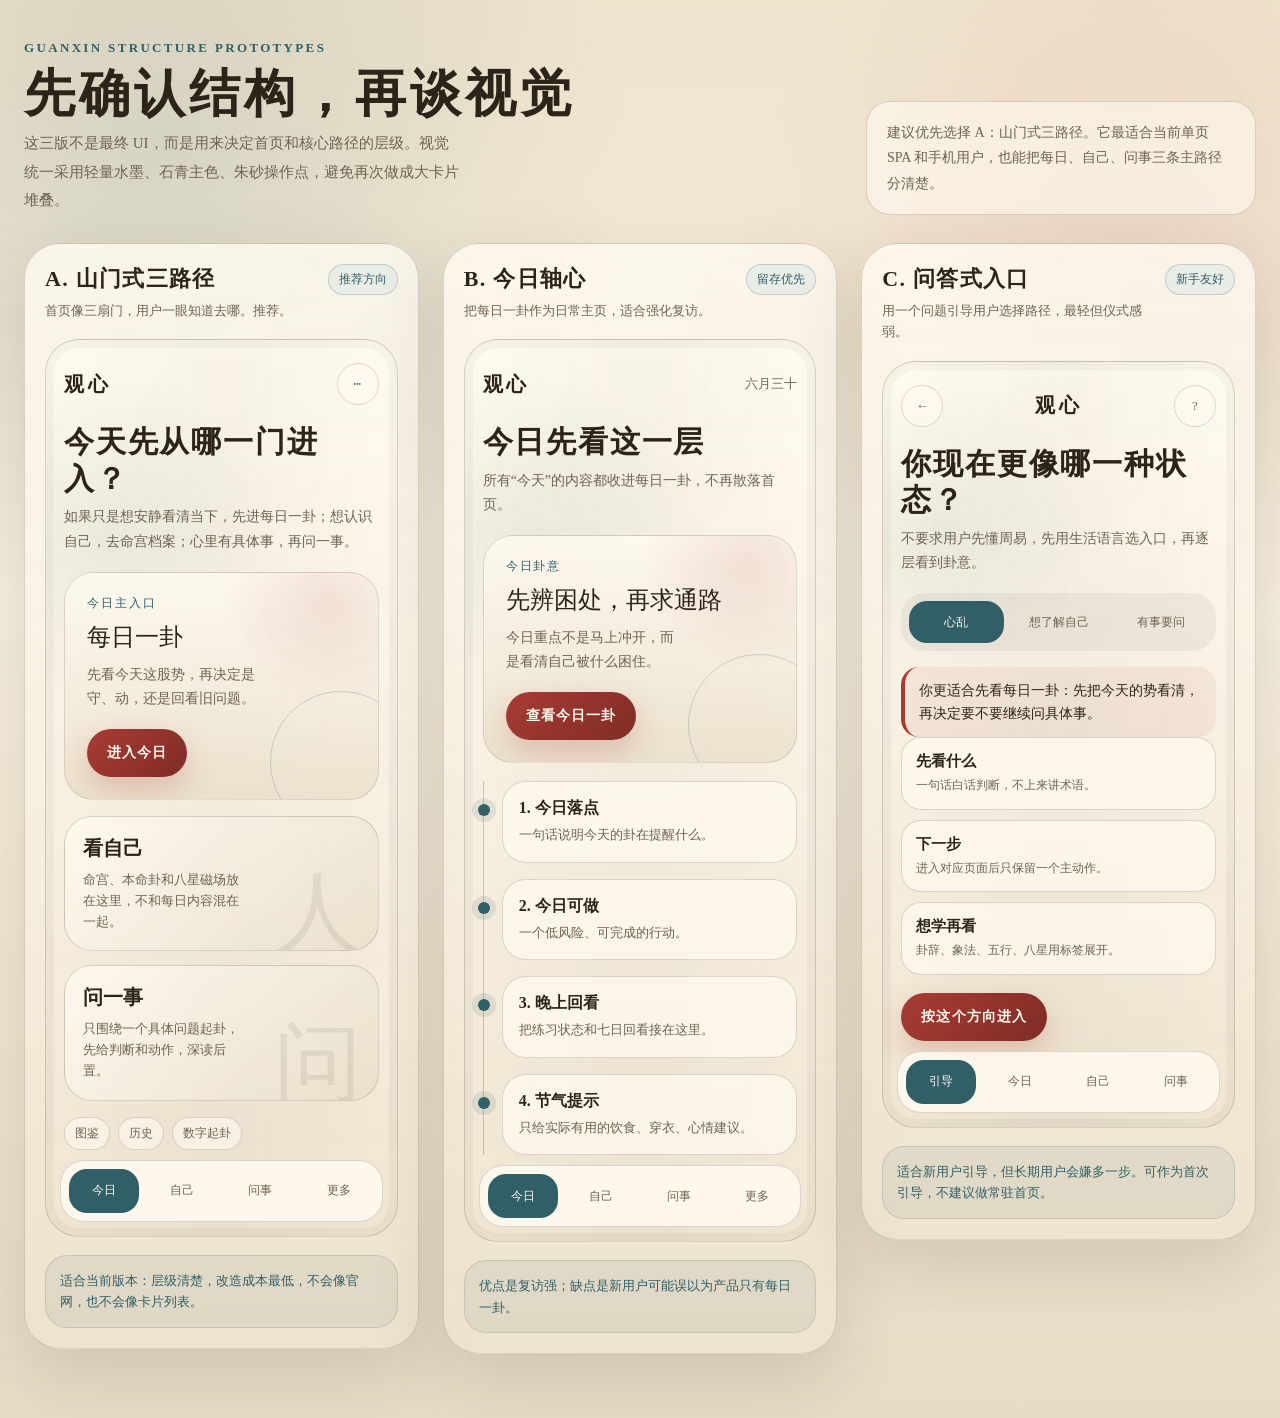
<file: prototypes/ui-structure-options-v1.html>
<!doctype html>
<html lang="zh-CN">
<head>
  <meta charset="utf-8">
  <meta name="viewport" content="width=device-width, initial-scale=1">
  <title>观心 UI 结构原型 V1</title>
  <style>
    :root{
      --paper:#f4ecd8;
      --paper-light:#fffaf0;
      --ink:#2c2418;
      --ink-soft:#6f6250;
      --ink-faint:#a39782;
      --stone:#315f68;
      --stone-soft:#dce8e5;
      --cinnabar:#a83c32;
      --ochre:#9c6f3a;
      --line:rgba(44,36,24,.16);
      --shadow:0 24px 70px rgba(44,36,24,.14);
      --radius:28px;
    }
    *{box-sizing:border-box}
    body{
      margin:0;
      min-height:100vh;
      color:var(--ink);
      font-family:"Noto Serif SC","Songti SC",serif;
      background:
        radial-gradient(circle at 12% 10%,rgba(49,95,104,.14),transparent 28%),
        radial-gradient(circle at 88% 18%,rgba(168,60,50,.10),transparent 24%),
        linear-gradient(180deg,#efe4cc,#f8f0df 42%,#e8dcc4);
    }
    .page{
      width:min(1760px,calc(100vw - 48px));
      margin:0 auto;
      padding:40px 0 64px;
    }
    .hero{
      display:flex;
      justify-content:space-between;
      gap:32px;
      align-items:flex-end;
      margin-bottom:28px;
    }
    .eyebrow{
      color:var(--stone);
      letter-spacing:.18em;
      font-size:13px;
      font-weight:700;
    }
    h1{
      margin:10px 0 8px;
      font-size:clamp(32px,4vw,64px);
      line-height:1.08;
      letter-spacing:.08em;
    }
    .hero p{
      margin:0;
      max-width:58ch;
      color:var(--ink-soft);
      line-height:1.9;
      font-size:15px;
    }
    .notice{
      max-width:390px;
      border:1px solid var(--line);
      border-radius:24px;
      padding:18px 20px;
      background:rgba(255,250,240,.62);
      color:var(--ink-soft);
      line-height:1.8;
      font-size:14px;
    }
    .options{
      display:grid;
      grid-template-columns:repeat(3,minmax(0,1fr));
      gap:24px;
      align-items:start;
    }
    .option{
      border:1px solid var(--line);
      border-radius:36px;
      padding:20px;
      background:
        linear-gradient(180deg,rgba(255,250,240,.82),rgba(239,228,207,.72)),
        radial-gradient(circle at 90% 8%,rgba(49,95,104,.08),transparent 30%);
      box-shadow:var(--shadow);
    }
    .option-head{
      display:flex;
      justify-content:space-between;
      align-items:flex-start;
      gap:14px;
      margin-bottom:18px;
    }
    .option h2{
      margin:0;
      font-size:22px;
      letter-spacing:.06em;
    }
    .option-head p{
      margin:6px 0 0;
      color:var(--ink-soft);
      font-size:13px;
      line-height:1.65;
    }
    .tag{
      flex:0 0 auto;
      border:1px solid rgba(49,95,104,.22);
      border-radius:999px;
      padding:6px 10px;
      color:var(--stone);
      background:rgba(220,232,229,.58);
      font-size:12px;
      white-space:nowrap;
    }
    .phone{
      position:relative;
      overflow:hidden;
      min-height:720px;
      border-radius:34px;
      border:1px solid rgba(44,36,24,.2);
      background:
        linear-gradient(180deg,rgba(255,250,240,.96),rgba(239,229,209,.94)),
        radial-gradient(circle at 50% 12%,rgba(44,36,24,.08),transparent 30%);
      box-shadow:inset 0 0 0 8px rgba(44,36,24,.04);
    }
    .phone::before{
      content:"";
      position:absolute;
      inset:0;
      pointer-events:none;
      background:
        linear-gradient(90deg,transparent,rgba(44,36,24,.035),transparent),
        radial-gradient(circle at 18% 22%,rgba(49,95,104,.10),transparent 22%);
      opacity:.75;
    }
    .screen{
      position:relative;
      z-index:1;
      padding:22px 18px 86px;
    }
    .topbar{
      display:flex;
      justify-content:space-between;
      align-items:center;
      min-height:44px;
      margin-bottom:18px;
      color:var(--ink-soft);
      font-size:13px;
    }
    .brand{
      font-size:20px;
      letter-spacing:.18em;
      color:var(--ink);
      font-weight:700;
    }
    .icon-btn{
      width:42px;
      height:42px;
      border:1px solid var(--line);
      border-radius:999px;
      display:grid;
      place-items:center;
      background:rgba(255,250,240,.7);
    }
    .ink-title{
      margin:0 0 8px;
      font-size:30px;
      line-height:1.22;
      letter-spacing:.06em;
    }
    .lead{
      margin:0 0 18px;
      color:var(--ink-soft);
      line-height:1.72;
      font-size:14px;
    }
    .primary-panel{
      position:relative;
      border-radius:30px;
      padding:22px;
      background:
        radial-gradient(circle at 84% 12%,rgba(168,60,50,.12),transparent 32%),
        linear-gradient(180deg,rgba(255,250,240,.88),rgba(233,222,201,.78));
      border:1px solid rgba(44,36,24,.13);
      overflow:hidden;
    }
    .primary-panel::after{
      content:"";
      position:absolute;
      right:-34px;
      bottom:-34px;
      width:140px;
      height:140px;
      border-radius:50%;
      border:1px solid rgba(49,95,104,.22);
    }
    .panel-kicker{
      display:block;
      color:var(--stone);
      font-size:12px;
      letter-spacing:.16em;
      margin-bottom:10px;
    }
    .panel-title{
      display:block;
      font-size:24px;
      line-height:1.3;
      margin-bottom:10px;
    }
    .panel-copy{
      display:block;
      color:var(--ink-soft);
      line-height:1.72;
      font-size:14px;
      max-width:25ch;
    }
    .cta{
      position:relative;
      z-index:1;
      margin-top:18px;
      min-height:48px;
      border:0;
      border-radius:999px;
      padding:0 20px;
      color:#fffaf0;
      background:linear-gradient(135deg,var(--cinnabar),#7f2c27);
      font:700 14px/1 "Noto Serif SC",serif;
      letter-spacing:.08em;
      box-shadow:0 12px 30px rgba(168,60,50,.24);
    }
    .path-grid{
      display:grid;
      gap:12px;
      margin-top:16px;
    }
    .path-card{
      border:1px solid var(--line);
      border-radius:22px;
      padding:15px;
      background:rgba(255,250,240,.72);
      display:grid;
      grid-template-columns:auto 1fr auto;
      gap:12px;
      align-items:center;
    }
    .sign{
      width:42px;
      height:42px;
      border-radius:15px;
      display:grid;
      place-items:center;
      background:var(--stone-soft);
      color:var(--stone);
      font-weight:700;
    }
    .path-card strong{display:block;font-size:16px;margin-bottom:3px}
    .path-card span{display:block;color:var(--ink-soft);font-size:12px;line-height:1.45}
    .arrow{color:var(--cinnabar)}
    .bottom-nav{
      position:absolute;
      z-index:2;
      left:14px;
      right:14px;
      bottom:14px;
      display:grid;
      grid-template-columns:repeat(4,1fr);
      gap:8px;
      padding:8px;
      border:1px solid var(--line);
      border-radius:24px;
      background:rgba(255,250,240,.88);
      backdrop-filter:blur(12px);
    }
    .bottom-nav span{
      min-height:44px;
      display:grid;
      place-items:center;
      border-radius:18px;
      color:var(--ink-soft);
      font-size:12px;
    }
    .bottom-nav .active{
      color:#fffaf0;
      background:var(--stone);
    }
    .gate-wrap{
      display:grid;
      grid-template-columns:1fr;
      gap:14px;
      margin-top:16px;
    }
    .gate{
      position:relative;
      min-height:132px;
      border-radius:28px;
      padding:18px;
      border:1px solid var(--line);
      background:linear-gradient(135deg,rgba(255,250,240,.88),rgba(230,220,199,.68));
      overflow:hidden;
    }
    .gate::after{
      content:attr(data-mark);
      position:absolute;
      right:16px;
      bottom:-8px;
      color:rgba(44,36,24,.08);
      font-size:88px;
      line-height:1;
    }
    .gate strong{display:block;font-size:20px;margin-bottom:8px}
    .gate p{margin:0;color:var(--ink-soft);line-height:1.6;font-size:13px;max-width:24ch}
    .scroll-axis{
      display:grid;
      gap:16px;
      margin-top:18px;
      padding-left:18px;
      border-left:1px solid rgba(49,95,104,.28);
    }
    .axis-card{
      position:relative;
      padding:16px;
      border-radius:24px;
      background:rgba(255,250,240,.76);
      border:1px solid var(--line);
    }
    .axis-card::before{
      content:"";
      position:absolute;
      left:-25px;
      top:22px;
      width:12px;
      height:12px;
      border-radius:50%;
      background:var(--stone);
      box-shadow:0 0 0 6px rgba(49,95,104,.12);
    }
    .axis-card strong{display:block;margin-bottom:6px}
    .axis-card span{display:block;color:var(--ink-soft);font-size:13px;line-height:1.58}
    .tabs{
      display:grid;
      grid-template-columns:repeat(3,1fr);
      gap:8px;
      padding:8px;
      border-radius:24px;
      background:rgba(44,36,24,.06);
      margin:16px 0;
    }
    .tabs span{
      min-height:42px;
      border-radius:18px;
      display:grid;
      place-items:center;
      font-size:12px;
      color:var(--ink-soft);
    }
    .tabs .active{
      color:#fffaf0;
      background:var(--stone);
    }
    .detail-list{
      display:grid;
      gap:10px;
    }
    .detail-item{
      border-radius:20px;
      padding:14px;
      background:rgba(255,250,240,.72);
      border:1px solid var(--line);
    }
    .detail-item strong{display:block;font-size:15px;margin-bottom:5px}
    .detail-item span{display:block;color:var(--ink-soft);font-size:12px;line-height:1.55}
    .verdict{
      border-left:4px solid var(--cinnabar);
      padding:12px 14px;
      border-radius:18px;
      background:rgba(168,60,50,.07);
      color:var(--ink);
      line-height:1.65;
      font-size:14px;
    }
    .meta{
      margin-top:16px;
      display:flex;
      flex-wrap:wrap;
      gap:8px;
    }
    .meta span{
      border:1px solid var(--line);
      border-radius:999px;
      padding:7px 10px;
      color:var(--ink-soft);
      background:rgba(255,250,240,.6);
      font-size:12px;
    }
    .decision{
      margin-top:18px;
      padding:14px;
      border-radius:22px;
      background:rgba(49,95,104,.08);
      border:1px solid rgba(49,95,104,.16);
      color:var(--stone);
      font-size:13px;
      line-height:1.65;
    }
    @media (max-width:1180px){
      .options{grid-template-columns:1fr}
      .option{max-width:460px;margin:0 auto}
      .hero{display:grid}
      .notice{max-width:none}
    }
    @media (max-width:560px){
      .page{width:100%;padding:24px 12px 48px}
      .hero{padding:0 4px}
      .option{padding:14px;border-radius:28px}
      .phone{min-height:700px}
    }
  </style>
</head>
<body>
  <main class="page">
    <section class="hero">
      <div>
        <div class="eyebrow">GUANXIN STRUCTURE PROTOTYPES</div>
        <h1>先确认结构，再谈视觉</h1>
        <p>这三版不是最终 UI，而是用来决定首页和核心路径的层级。视觉统一采用轻量水墨、石青主色、朱砂操作点，避免再次做成大卡片堆叠。</p>
      </div>
      <div class="notice">
        建议优先选择 A：山门式三路径。它最适合当前单页 SPA 和手机用户，也能把每日、自己、问事三条主路径分清楚。
      </div>
    </section>

    <section class="options">
      <article class="option">
        <div class="option-head">
          <div>
            <h2>A. 山门式三路径</h2>
            <p>首页像三扇门，用户一眼知道去哪。推荐。</p>
          </div>
          <span class="tag">推荐方向</span>
        </div>
        <div class="phone">
          <div class="screen">
            <div class="topbar">
              <span class="brand">观心</span>
              <span class="icon-btn">⋯</span>
            </div>
            <h3 class="ink-title">今天先从哪一门进入？</h3>
            <p class="lead">如果只是想安静看清当下，先进每日一卦；想认识自己，去命宫档案；心里有具体事，再问一事。</p>
            <div class="primary-panel">
              <span class="panel-kicker">今日主入口</span>
              <span class="panel-title">每日一卦</span>
              <span class="panel-copy">先看今天这股势，再决定是守、动，还是回看旧问题。</span>
              <button class="cta">进入今日</button>
            </div>
            <div class="gate-wrap">
              <div class="gate" data-mark="人">
                <strong>看自己</strong>
                <p>命宫、本命卦和八星磁场放在这里，不和每日内容混在一起。</p>
              </div>
              <div class="gate" data-mark="问">
                <strong>问一事</strong>
                <p>只围绕一个具体问题起卦，先给判断和动作，深读后置。</p>
              </div>
            </div>
            <div class="meta">
              <span>图鉴</span><span>历史</span><span>数字起卦</span>
            </div>
          </div>
          <nav class="bottom-nav"><span class="active">今日</span><span>自己</span><span>问事</span><span>更多</span></nav>
        </div>
        <div class="decision">适合当前版本：层级清楚，改造成本最低，不会像官网，也不会像卡片列表。</div>
      </article>

      <article class="option">
        <div class="option-head">
          <div>
            <h2>B. 今日轴心</h2>
            <p>把每日一卦作为日常主页，适合强化复访。</p>
          </div>
          <span class="tag">留存优先</span>
        </div>
        <div class="phone">
          <div class="screen">
            <div class="topbar">
              <span class="brand">观心</span>
              <span>六月三十</span>
            </div>
            <h3 class="ink-title">今日先看这一层</h3>
            <p class="lead">所有“今天”的内容都收进每日一卦，不再散落首页。</p>
            <div class="primary-panel">
              <span class="panel-kicker">今日卦意</span>
              <span class="panel-title">先辨困处，再求通路</span>
              <span class="panel-copy">今日重点不是马上冲开，而是看清自己被什么困住。</span>
              <button class="cta">查看今日一卦</button>
            </div>
            <div class="scroll-axis">
              <div class="axis-card"><strong>1. 今日落点</strong><span>一句话说明今天的卦在提醒什么。</span></div>
              <div class="axis-card"><strong>2. 今日可做</strong><span>一个低风险、可完成的行动。</span></div>
              <div class="axis-card"><strong>3. 晚上回看</strong><span>把练习状态和七日回看接在这里。</span></div>
              <div class="axis-card"><strong>4. 节气提示</strong><span>只给实际有用的饮食、穿衣、心情建议。</span></div>
            </div>
          </div>
          <nav class="bottom-nav"><span class="active">今日</span><span>自己</span><span>问事</span><span>更多</span></nav>
        </div>
        <div class="decision">优点是复访强；缺点是新用户可能误以为产品只有每日一卦。</div>
      </article>

      <article class="option">
        <div class="option-head">
          <div>
            <h2>C. 问答式入口</h2>
            <p>用一个问题引导用户选择路径，最轻但仪式感弱。</p>
          </div>
          <span class="tag">新手友好</span>
        </div>
        <div class="phone">
          <div class="screen">
            <div class="topbar">
              <span class="icon-btn">←</span>
              <span class="brand">观心</span>
              <span class="icon-btn">?</span>
            </div>
            <h3 class="ink-title">你现在更像哪一种状态？</h3>
            <p class="lead">不要求用户先懂周易，先用生活语言选入口，再逐层看到卦意。</p>
            <div class="tabs">
              <span class="active">心乱</span><span>想了解自己</span><span>有事要问</span>
            </div>
            <div class="verdict">你更适合先看每日一卦：先把今天的势看清，再决定要不要继续问具体事。</div>
            <div class="detail-list">
              <div class="detail-item"><strong>先看什么</strong><span>一句话白话判断，不上来讲术语。</span></div>
              <div class="detail-item"><strong>下一步</strong><span>进入对应页面后只保留一个主动作。</span></div>
              <div class="detail-item"><strong>想学再看</strong><span>卦辞、象法、五行、八星用标签展开。</span></div>
            </div>
            <button class="cta">按这个方向进入</button>
          </div>
          <nav class="bottom-nav"><span class="active">引导</span><span>今日</span><span>自己</span><span>问事</span></nav>
        </div>
        <div class="decision">适合新用户引导，但长期用户会嫌多一步。可作为首次引导，不建议做常驻首页。</div>
      </article>
    </section>
  </main>
</body>
</html>
</file>
